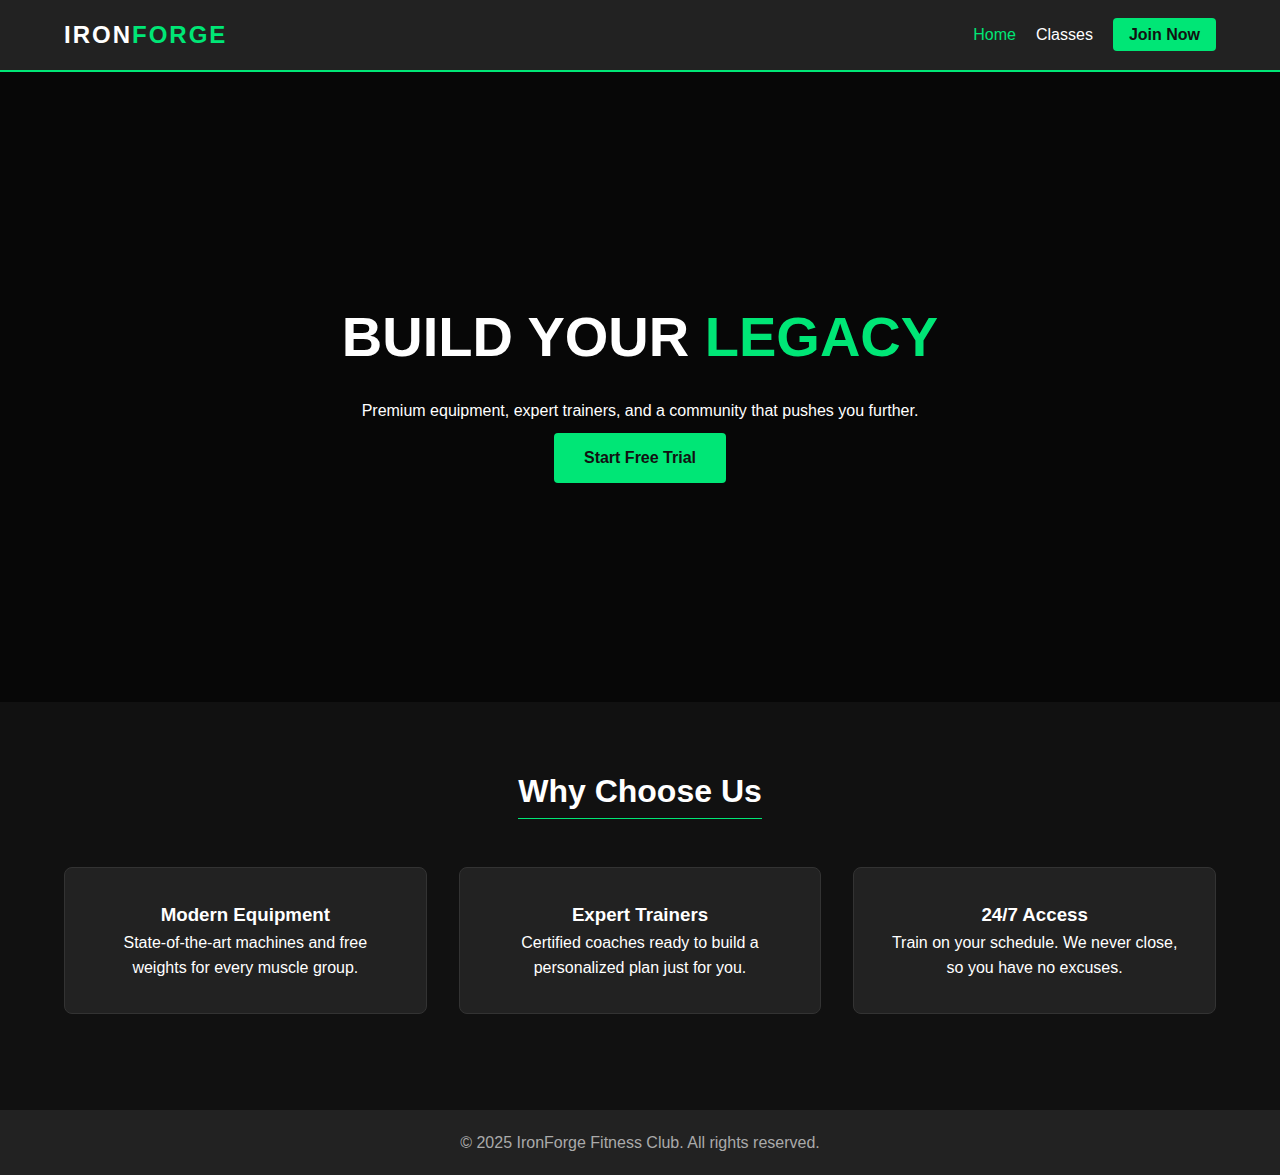
<file: index.html>
<!DOCTYPE html>
<html lang="en">
<head>
    <meta charset="UTF-8">
    <meta name="viewport" content="width=device-width, initial-scale=1.0">
    <title>IronForge Gym | Home</title>
    <link rel="stylesheet" href="style.css">
</head>
<body>
    <nav class="navbar">
        <div class="logo">IRON<span class="highlight">FORGE</span></div>
        <ul class="nav-links">
            <li><a href="index.html" class="active">Home</a></li>
            <li><a href="classes.html">Classes</a></li>
            <li><a href="join.html" class="btn-join">Join Now</a></li>
        </ul>
    </nav>

    <header class="hero">
        <div class="hero-content">
            <h1>BUILD YOUR <span class="highlight">LEGACY</span></h1>
            <p>Premium equipment, expert trainers, and a community that pushes you further.</p>
            <a href="join.html" class="cta-button">Start Free Trial</a>
        </div>
    </header>

    <section class="container section">
        <h2 class="section-title">Why Choose Us</h2>
        <div class="grid-3">
            <div class="card">
                <h3>Modern Equipment</h3>
                <p>State-of-the-art machines and free weights for every muscle group.</p>
            </div>
            <div class="card">
                <h3>Expert Trainers</h3>
                <p>Certified coaches ready to build a personalized plan just for you.</p>
            </div>
            <div class="card">
                <h3>24/7 Access</h3>
                <p>Train on your schedule. We never close, so you have no excuses.</p>
            </div>
        </div>
    </section>

    <footer>
        <p>&copy; 2025 IronForge Fitness Club. All rights reserved.</p>
    </footer>

    <script src="script.js"></script>
</body>
</html>
</file>
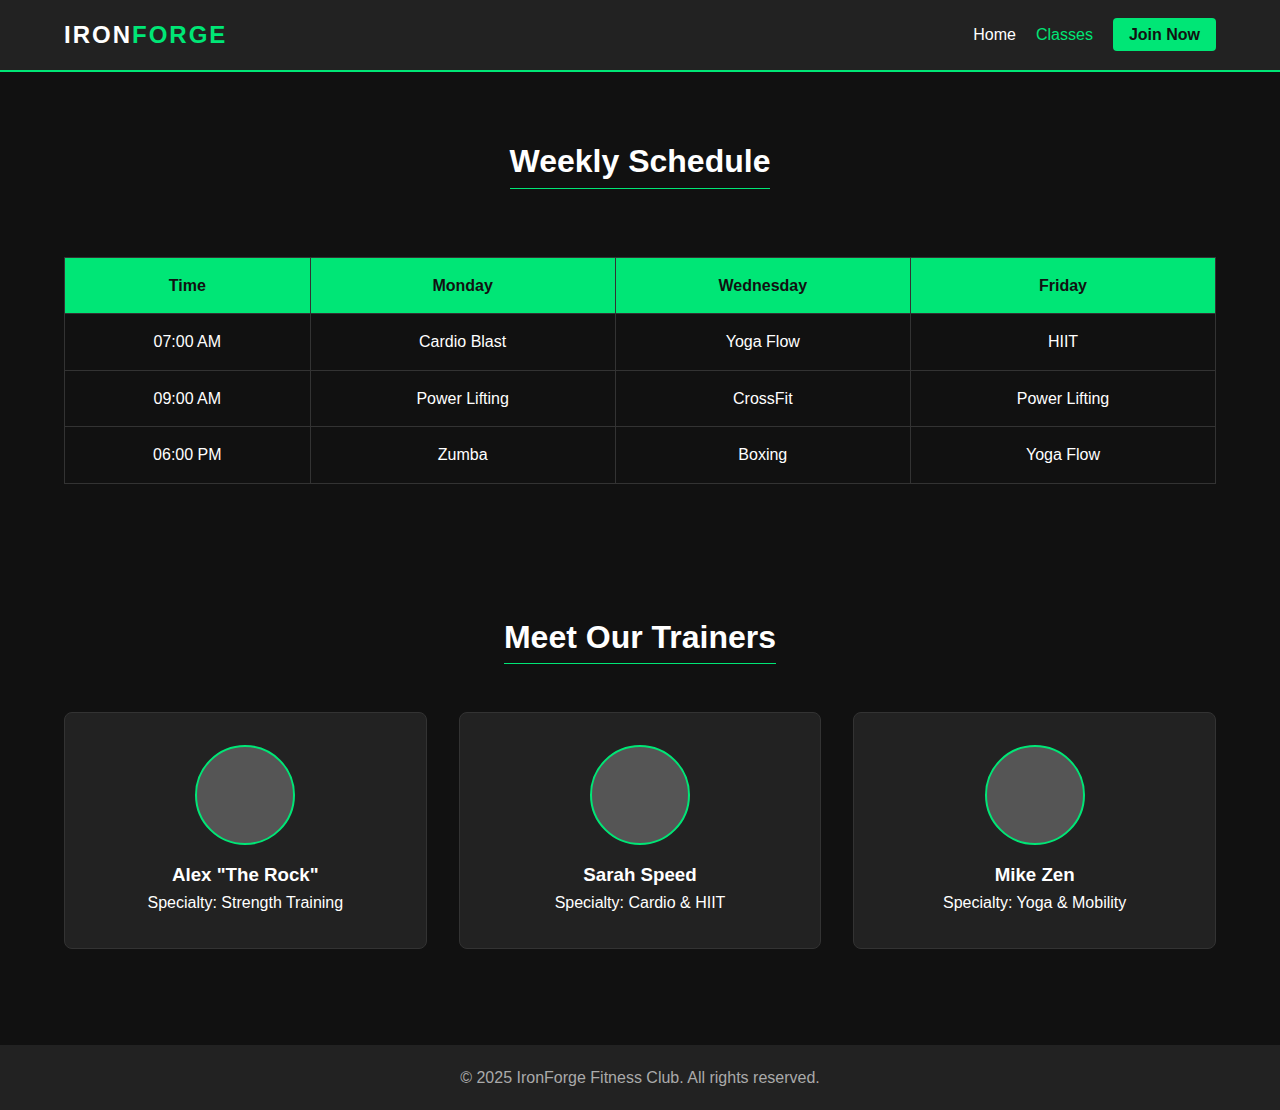
<file: classes.html>
<!DOCTYPE html>
<html lang="en">
<head>
    <meta charset="UTF-8">
    <meta name="viewport" content="width=device-width, initial-scale=1.0">
    <title>IronForge Gym | Classes</title>
    <link rel="stylesheet" href="style.css">
</head>
<body>
    <nav class="navbar">
        <div class="logo">IRON<span class="highlight">FORGE</span></div>
        <ul class="nav-links">
            <li><a href="index.html">Home</a></li>
            <li><a href="classes.html" class="active">Classes</a></li>
            <li><a href="join.html" class="btn-join">Join Now</a></li>
        </ul>
    </nav>

    <section class="container section">
        <h2 class="section-title">Weekly Schedule</h2>
        <div class="table-wrapper">
            <table class="schedule-table">
                <thead>
                    <tr>
                        <th>Time</th>
                        <th>Monday</th>
                        <th>Wednesday</th>
                        <th>Friday</th>
                    </tr>
                </thead>
                <tbody>
                    <tr>
                        <td>07:00 AM</td>
                        <td>Cardio Blast</td>
                        <td>Yoga Flow</td>
                        <td>HIIT</td>
                    </tr>
                    <tr>
                        <td>09:00 AM</td>
                        <td>Power Lifting</td>
                        <td>CrossFit</td>
                        <td>Power Lifting</td>
                    </tr>
                    <tr>
                        <td>06:00 PM</td>
                        <td>Zumba</td>
                        <td>Boxing</td>
                        <td>Yoga Flow</td>
                    </tr>
                </tbody>
            </table>
        </div>
    </section>

    <section class="container section">
        <h2 class="section-title">Meet Our Trainers</h2>
        <div class="grid-3">
            <div class="trainer-card">
                <div class="trainer-img" style="background-color:#555;"></div>
                <h3>Alex "The Rock"</h3>
                <p>Specialty: Strength Training</p>
            </div>
            <div class="trainer-card">
                <div class="trainer-img" style="background-color:#555;"></div>
                <h3>Sarah Speed</h3>
                <p>Specialty: Cardio & HIIT</p>
            </div>
            <div class="trainer-card">
                <div class="trainer-img" style="background-color:#555;"></div>
                <h3>Mike Zen</h3>
                <p>Specialty: Yoga & Mobility</p>
            </div>
        </div>
    </section>

    <footer>
        <p>&copy; 2025 IronForge Fitness Club. All rights reserved.</p>
    </footer>
    <script src="script.js"></script>
</body>
</html>
</file>
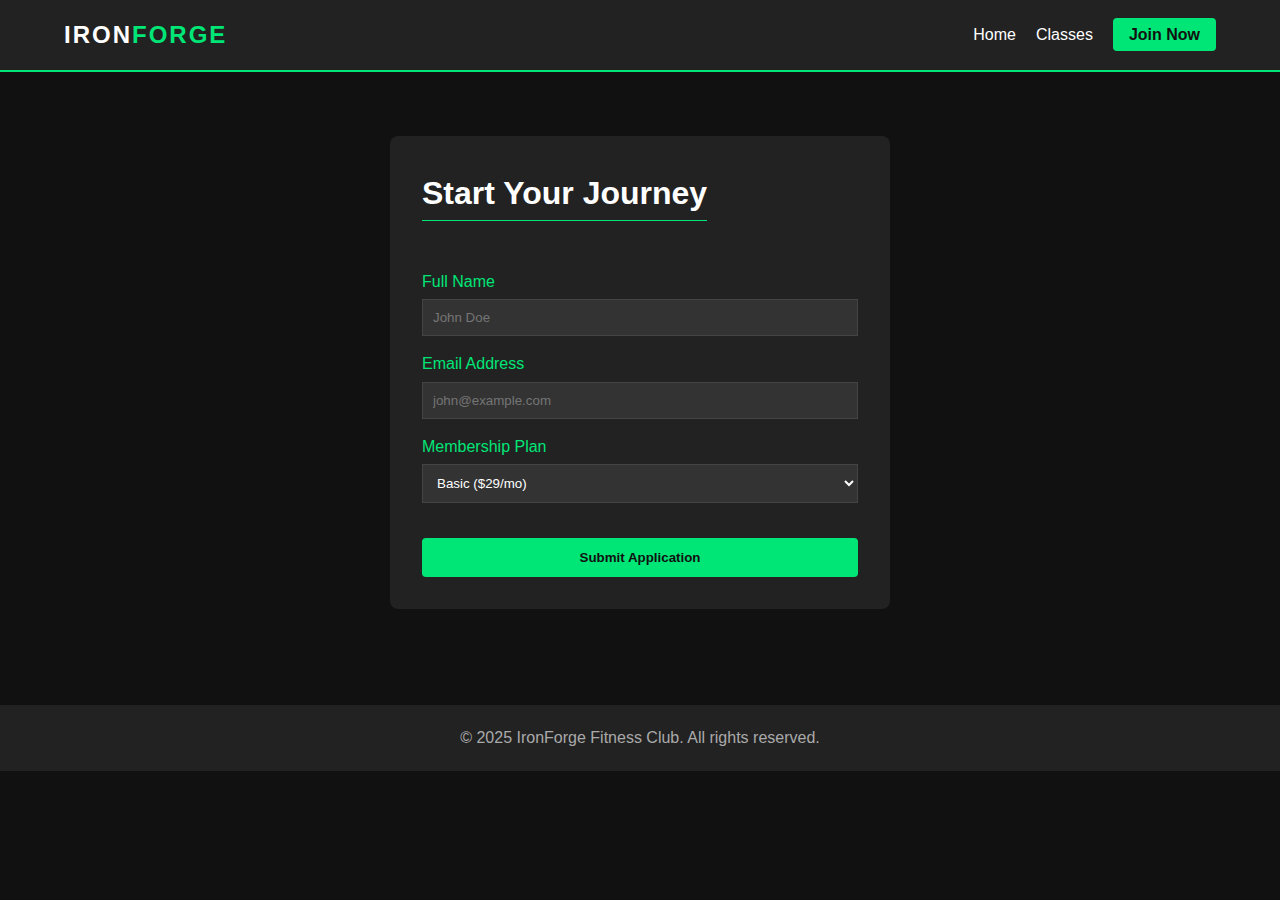
<file: join.html>
<!DOCTYPE html>
<html lang="en">
<head>
    <meta charset="UTF-8">
    <meta name="viewport" content="width=device-width, initial-scale=1.0">
    <title>IronForge Gym | Join Us</title>
    <link rel="stylesheet" href="style.css">
</head>
<body>
    <nav class="navbar">
        <div class="logo">IRON<span class="highlight">FORGE</span></div>
        <ul class="nav-links">
            <li><a href="index.html">Home</a></li>
            <li><a href="classes.html">Classes</a></li>
            <li><a href="join.html" class="active btn-join">Join Now</a></li>
        </ul>
    </nav>

    <section class="container section">
        <div class="form-container">
            <h2 class="section-title">Start Your Journey</h2>
            <form id="joinForm">
                <label>Full Name</label>
                <input type="text" id="name" placeholder="John Doe" required>

                <label>Email Address</label>
                <input type="email" id="email" placeholder="john@example.com" required>

                <label>Membership Plan</label>
                <select id="plan">
                    <option value="basic">Basic ($29/mo)</option>
                    <option value="pro">Pro ($49/mo)</option>
                    <option value="elite">Elite ($79/mo)</option>
                </select>

                <button type="submit" class="cta-button full-width">Submit Application</button>
            </form>
        </div>
    </section>

    <footer>
        <p>&copy; 2025 IronForge Fitness Club. All rights reserved.</p>
    </footer>
    <script src="script.js"></script>
</body>
</html>
</file>
<file: style.css>
/* --- VARIABLES & RESET --- */
:root {
    --primary: #00e676; /* Neon Green */
    --dark: #111111;
    --light-dark: #222222;
    --text: #ffffff;
    --text-muted: #aaaaaa;
}

* { margin: 0; padding: 0; box-sizing: border-box; font-family: sans-serif; }

body { background-color: var(--dark); color: var(--text); line-height: 1.6; }

a { text-decoration: none; color: inherit; }

/* --- NAVIGATION --- */
.navbar {
    display: flex; justify-content: space-between; align-items: center;
    padding: 1rem 5%; background-color: var(--light-dark);
    position: sticky; top: 0; z-index: 100;
    border-bottom: 2px solid var(--primary);
}

.logo { font-size: 1.5rem; font-weight: bold; letter-spacing: 2px; }
.highlight { color: var(--primary); }

.nav-links { list-style: none; display: flex; gap: 20px; align-items: center; }
.nav-links a:hover, .nav-links a.active { color: var(--primary); }

.btn-join {
    background: var(--primary); color: var(--dark) !important;
    padding: 8px 16px; border-radius: 4px; font-weight: bold;
    transition: 0.3s;
}
.btn-join:hover { background: #fff; }

/* --- HERO SECTION --- */
.hero {
    height: 70vh;
    background: linear-gradient(rgba(0,0,0,0.6), rgba(0,0,0,0.6)), url('https://placehold.co/1200x600/111/333?text=GYM+BACKGROUND');
    background-size: cover; background-position: center;
    display: flex; align-items: center; justify-content: center; text-align: center;
}

.hero h1 { font-size: 3.5rem; margin-bottom: 1rem; }

.cta-button {
    display: inline-block; background: var(--primary); color: var(--dark);
    padding: 12px 30px; font-weight: bold; border: none; cursor: pointer;
    border-radius: 4px; margin-top: 10px; transition: 0.3s;
}
.cta-button:hover { background: #fff; }
.full-width { width: 100%; margin-top: 20px; }

/* --- LAYOUT UTILITIES --- */
.container { padding: 4rem 5%; }
.section-title { text-align: center; margin-bottom: 3rem; font-size: 2rem; border-bottom: 1px solid var(--primary); display: inline-block; }
.section { text-align: center; }

.grid-3 {
    display: grid; grid-template-columns: repeat(auto-fit, minmax(250px, 1fr));
    gap: 2rem;
}

/* --- CARDS --- */
.card, .trainer-card {
    background: var(--light-dark); padding: 2rem; border-radius: 8px;
    border: 1px solid #333; transition: transform 0.3s;
}
.card:hover { transform: translateY(-5px); border-color: var(--primary); }
.trainer-img { width: 100px; height: 100px; border-radius: 50%; margin: 0 auto 15px auto; border: 2px solid var(--primary); }

/* --- TABLE --- */
.table-wrapper { overflow-x: auto; }
.schedule-table {
    width: 100%; border-collapse: collapse; margin-top: 20px;
}
.schedule-table th, .schedule-table td {
    border: 1px solid #333; padding: 15px; text-align: center;
}
.schedule-table th { background-color: var(--primary); color: var(--dark); }
.schedule-table tr:hover { background-color: var(--light-dark); }

/* --- FORM --- */
.form-container { max-width: 500px; margin: 0 auto; background: var(--light-dark); padding: 2rem; border-radius: 8px; text-align: left; }
label { display: block; margin-bottom: 5px; color: var(--primary); }
input, select {
    width: 100%; padding: 10px; margin-bottom: 15px;
    background: #333; border: 1px solid #444; color: #fff;
}

footer { text-align: center; padding: 20px; background: var(--light-dark); margin-top: 2rem; color: var(--text-muted); }
</file>
